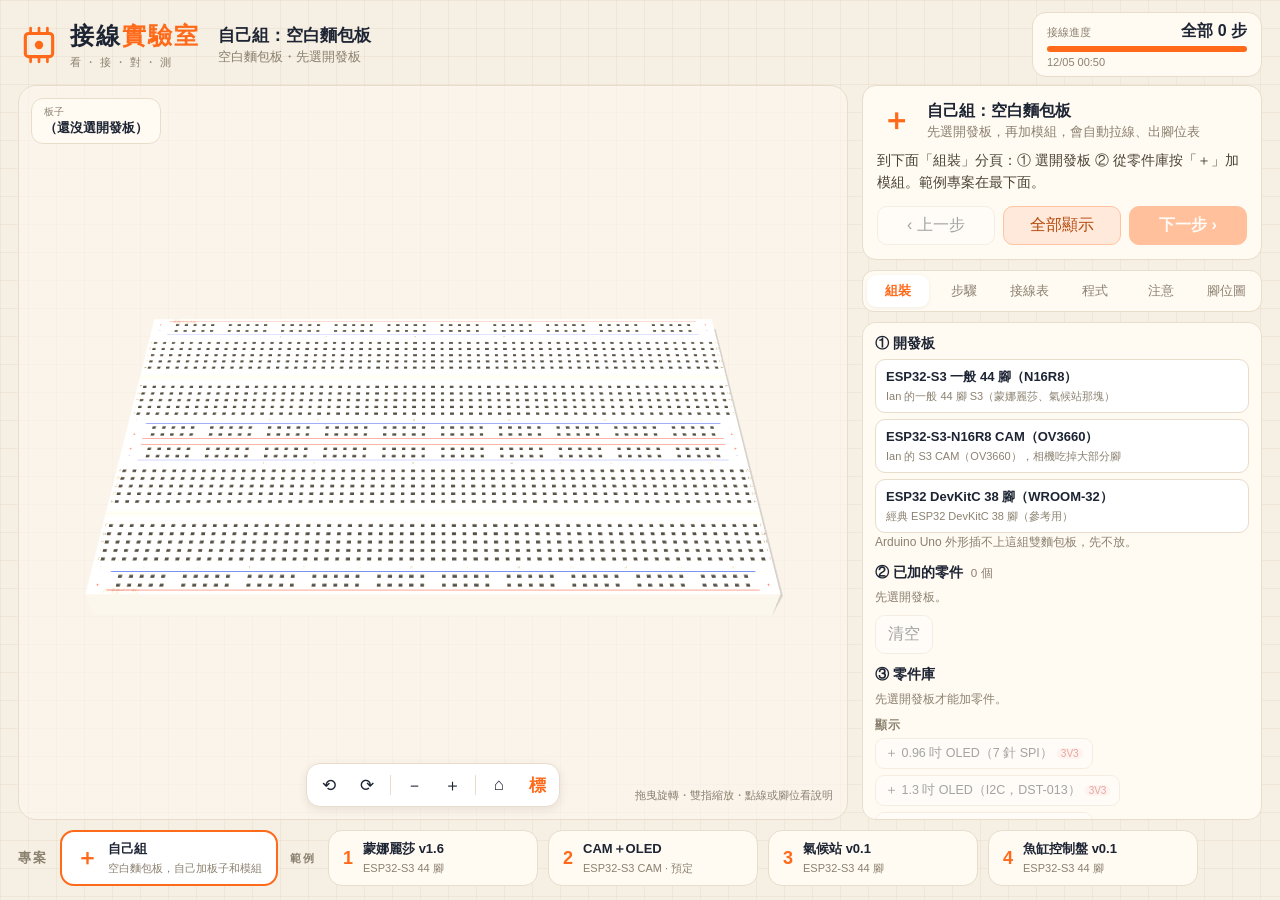
<file: index.html>
<!doctype html>
<html lang="zh-Hant-TW">
<head>
<meta charset="utf-8">
<meta name="viewport" content="width=device-width,initial-scale=1,viewport-fit=cover">
<meta name="theme-color" content="#f6efe3">
<title>接線實驗室</title>
<meta name="description" content="接線實驗室：選 ESP32 開發板、加模組，自動分配腳位、拉線、出腳位表（builder-v1）">
<link rel="icon" href="data:,">
<link rel="stylesheet" href="css/app.css">
</head>
<body>
<header class="top">
  <div class="logo"><svg viewBox="0 0 40 40" aria-hidden="true"><rect x="7" y="9" width="26" height="22" rx="3" fill="none" stroke="#ff6a1a" stroke-width="3"/><g stroke="#ff6a1a" stroke-width="2.6" stroke-linecap="round"><path d="M12 9V4M20 9V4M28 9V4M12 31v5M20 31v5M28 31v5"/></g><circle cx="20" cy="20" r="4" fill="#ff6a1a"/></svg>
    <div><h1>接線<span>實驗室</span></h1><small>看・接・對・測</small></div></div>
  <div class="ptitle"><b id="ptitle"></b><small id="psub"></small></div>
  <div class="prog"><div><small>接線進度</small><b id="count"></b></div><div id="progress"><i></i></div><small id="clock"></small></div>
</header>
<main class="layout">
  <section id="stage">
    <div id="view"></div>
    <svg id="leaders"></svg>
    <div id="callouts"></div>
    <div id="tip"></div>
    <div id="err"></div>
    <div class="boardtag"><small>板子</small><b id="boardname"></b></div>
    <div id="legend"></div>
    <div class="vctl">
      <button id="v-l" title="向左轉">⟲</button><button id="v-r" title="向右轉">⟳</button><i></i>
      <button id="v-out" title="縮小">－</button><button id="v-in" title="放大">＋</button><i></i>
      <button id="v-reset" title="重設視角">⌂</button><button id="v-lab" class="on" title="顯示／隱藏標籤">標</button>
    </div>
    <div class="hint3d">拖曳旋轉・雙指縮放・點線或腳位看說明</div>
  </section>
  <aside class="panel">
    <div class="stepbox">
      <div id="stepcard"></div>
      <div class="stepnav">
        <button id="prev">‹ 上一步</button>
        <button id="allbtn" class="ghost">全部顯示</button>
        <button id="next" class="pri">下一步 ›</button>
      </div>
    </div>
    <nav class="tabs">
      <button data-t="build" style="display:none">組裝</button><button data-t="steps" class="on">步驟</button><button data-t="table">接線表</button><button data-t="code">程式</button><button data-t="safety">注意</button><button data-t="pins">腳位圖</button>
    </nav>
    <div class="tab" id="tab-build"></div>
    <div class="tab on" id="tab-steps"><ol id="steplist"></ol></div>
    <div class="tab" id="tab-table"></div>
    <div class="tab" id="tab-code">
      <div class="codebar"><b>程式片段</b><span><button id="copybtn">複製</button><button id="simbtn" class="pri">▶ 模擬</button></span></div>
      <pre id="codepre"></pre>
      <div class="codebar"><b>序列埠（模擬）</b><small id="simname"></small></div>
      <pre id="serial"></pre>
    </div>
    <div class="tab" id="tab-safety"></div>
    <div class="tab" id="tab-pins"></div>
  </aside>
</main>
<footer class="pjbar"><small>專案</small><div id="projects"></div></footer>
<div class="mnav"><button id="mprev">‹</button><button id="mall" class="ghost">全部</button><b id="mcount"></b><button id="mnext" class="pri">下一步 ›</button></div>

<script src="js/lib/three.min.js"></script>
<script src="js/lib/OrbitControls.js"></script>
<script src="js/boards.js"></script>
<script src="assets/images.js"></script>
<script src="js/app.js"></script>
<!-- 首頁：自己組（空白麵包板＋零件庫＋自動配線） -->
<script src="js/builder.js"></script>
<!-- 專案設定：新增專案就在下面多加一行 -->
<script src="projects/monalisa.js"></script>
<script src="projects/cam-oled.js"></script>
<script src="projects/s3-climate.js"></script>
<script src="projects/aquarium-panel.js"></script>
</body>
</html>
</file>
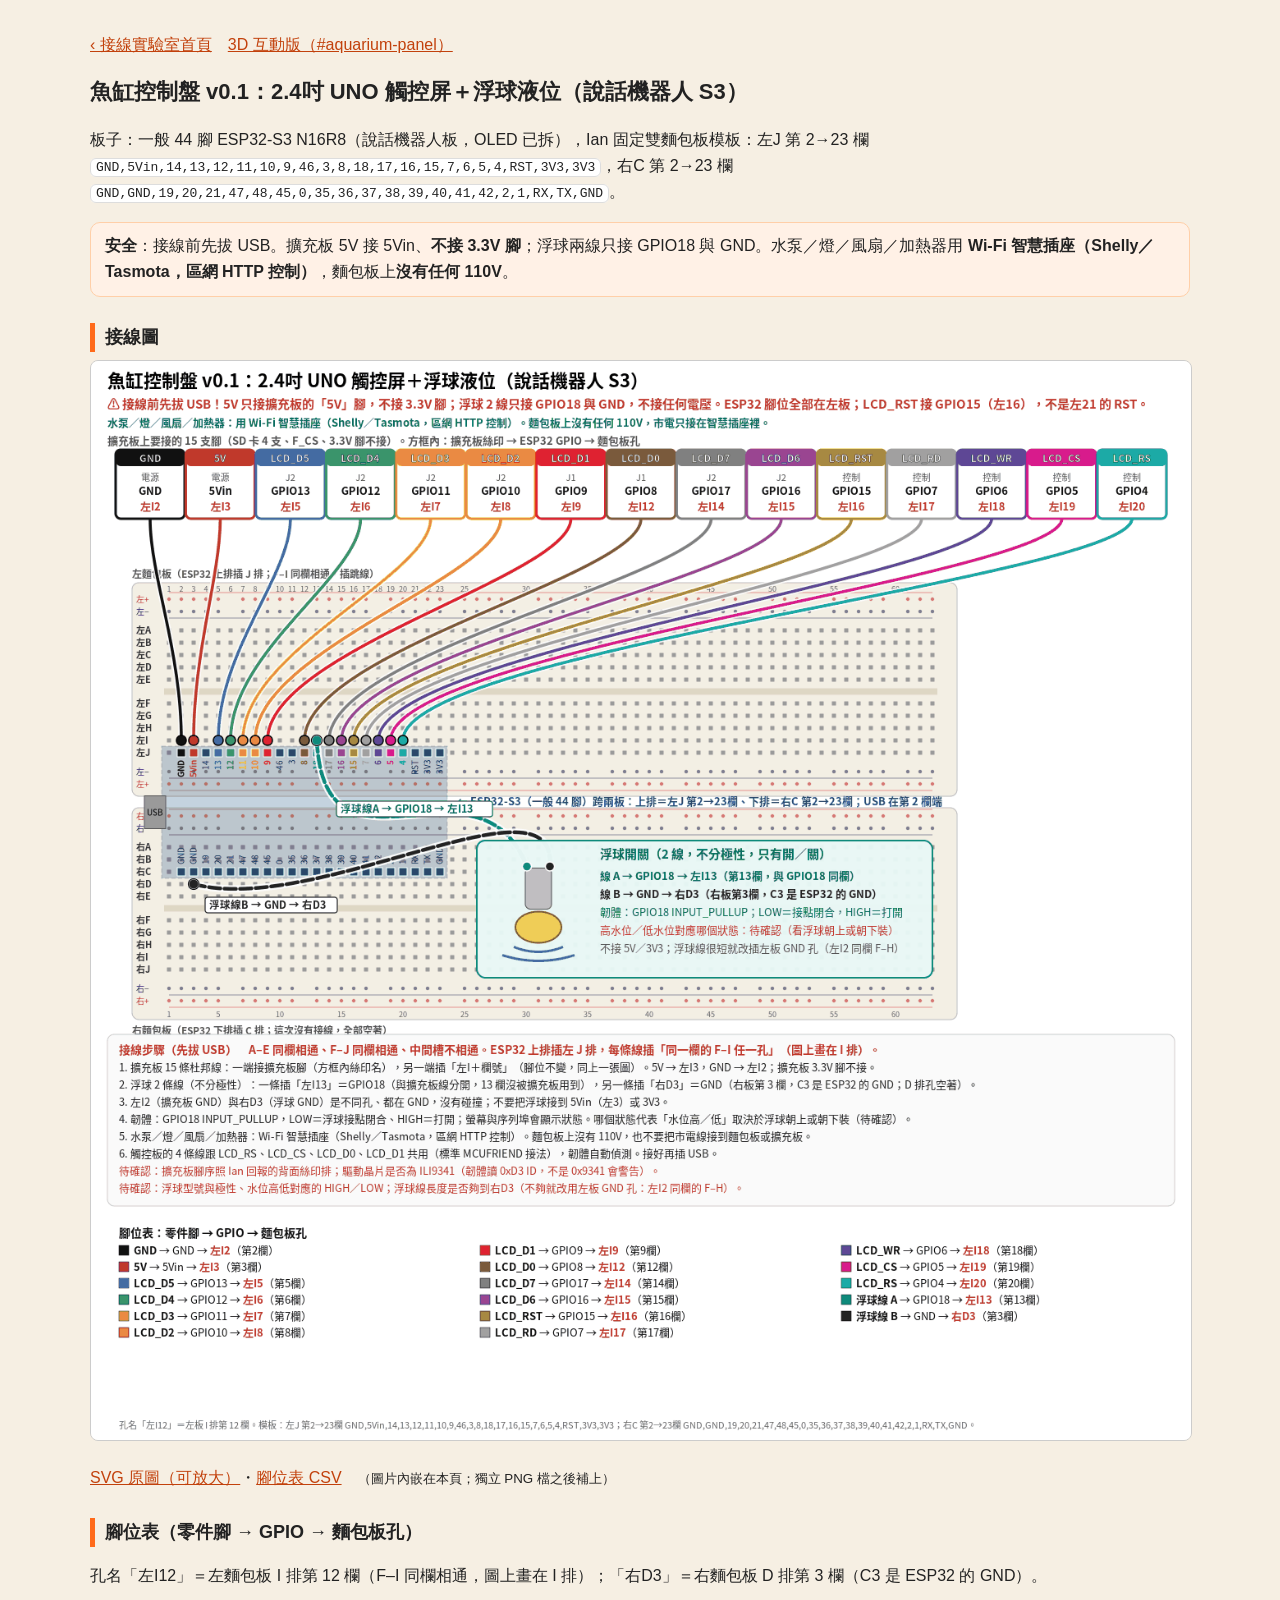
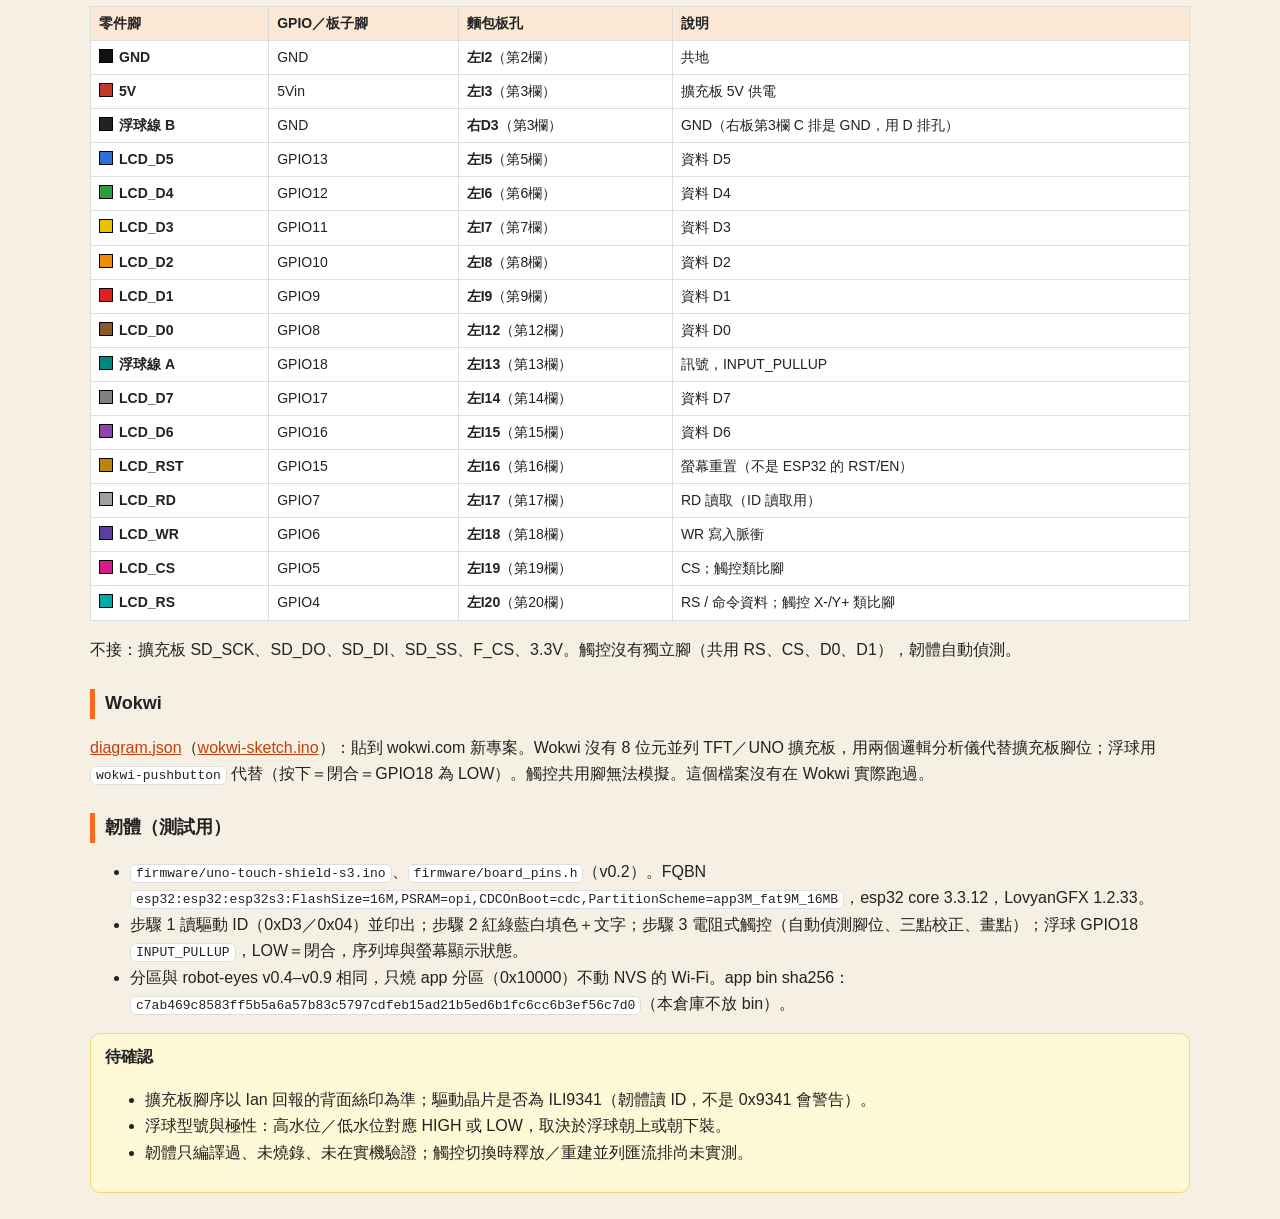
<file: examples/aquarium-panel/index.html>
<!doctype html>
<html lang="zh-Hant-TW"><head><meta charset="utf-8"><meta name="viewport" content="width=device-width,initial-scale=1">
<title>魚缸控制盤 v0.1：2.4吋 UNO 觸控屏＋浮球液位（說話機器人 S3）</title>
<style>
body{font-family:"Noto Sans TC","Microsoft JhengHei",sans-serif;margin:0;background:#f6efe3;color:#222;line-height:1.65}
main{max-width:1100px;margin:0 auto;padding:16px}
h1{font-size:22px;margin:8px 0} h2{font-size:18px;margin:26px 0 8px;border-left:5px solid #ff6a1a;padding-left:10px}
img.w{width:100%;height:auto;background:#fff;border:1px solid #ccc;border-radius:8px}
table{border-collapse:collapse;width:100%;background:#fff;font-size:14px} td,th{border:1px solid #ddd;padding:5px 8px;text-align:left} th{background:#fbe9d6}
td i{display:inline-block;width:12px;height:12px;margin-right:6px;border:1px solid #000;vertical-align:-1px}
.box{border-radius:10px;padding:10px 14px;margin:10px 0} .warn{background:#fff1e6;border:1px solid #ffcfa8} .tbd{background:#fff8d6;border:1px solid #f1d77a} .ok{background:#eaf7ee;border:1px solid #b6e2c3}
code,pre{background:#fff;border:1px solid #ddd;border-radius:6px;padding:1px 5px;font-size:13px} pre{padding:10px;overflow:auto}
a{color:#c2410c}
</style></head><body><main>
<p><a href="../../">‹ 接線實驗室首頁</a>　<a href="../../#aquarium-panel">3D 互動版（#aquarium-panel）</a></p>
<h1>魚缸控制盤 v0.1：2.4吋 UNO 觸控屏＋浮球液位（說話機器人 S3）</h1>
<p>板子：一般 44 腳 ESP32-S3 N16R8（說話機器人板，OLED 已拆），Ian 固定雙麵包板模板：左J 第 2→23 欄 <code>GND,5Vin,14,13,12,11,10,9,46,3,8,18,17,16,15,7,6,5,4,RST,3V3,3V3</code>，右C 第 2→23 欄 <code>GND,GND,19,20,21,47,48,45,0,35,36,37,38,39,40,41,42,2,1,RX,TX,GND</code>。</p>
<div class="box warn"><b>安全</b>：接線前先拔 USB。擴充板 5V 接 5Vin、<b>不接 3.3V 腳</b>；浮球兩線只接 GPIO18 與 GND。水泵／燈／風扇／加熱器用 <b>Wi‑Fi 智慧插座（Shelly／Tasmota，區網 HTTP 控制）</b>，麵包板上<b>沒有任何 110V</b>。</div>
<h2>接線圖</h2>
<img class="w" alt="魚缸控制盤 接線圖" src="[data-uri]">
<p><a href="wiring-aquarium-panel.svg">SVG 原圖（可放大）</a>・<a href="pins.csv">腳位表 CSV</a>　<small>（圖片內嵌在本頁；獨立 PNG 檔之後補上）</small></p>
<h2>腳位表（零件腳 → GPIO → 麵包板孔）</h2>
<p>孔名「左I12」＝左麵包板 I 排第 12 欄（F–I 同欄相通，圖上畫在 I 排）；「右D3」＝右麵包板 D 排第 3 欄（C3 是 ESP32 的 GND）。</p>
<table><thead><tr><th>零件腳</th><th>GPIO／板子腳</th><th>麵包板孔</th><th>說明</th></tr></thead><tbody>
<tr><td><i style="background:#111111"></i><b>GND</b></td><td>GND</td><td><b>左I2</b>（第2欄）</td><td>共地</td></tr>
<tr><td><i style="background:#c0392b"></i><b>5V</b></td><td>5Vin</td><td><b>左I3</b>（第3欄）</td><td>擴充板 5V 供電</td></tr>
<tr><td><i style="background:#222222"></i><b>浮球線 B</b></td><td>GND</td><td><b>右D3</b>（第3欄）</td><td>GND（右板第3欄 C 排是 GND，用 D 排孔）</td></tr>
<tr><td><i style="background:#2c6fd6"></i><b>LCD_D5</b></td><td>GPIO13</td><td><b>左I5</b>（第5欄）</td><td>資料 D5</td></tr>
<tr><td><i style="background:#2e9b3e"></i><b>LCD_D4</b></td><td>GPIO12</td><td><b>左I6</b>（第6欄）</td><td>資料 D4</td></tr>
<tr><td><i style="background:#e6c200"></i><b>LCD_D3</b></td><td>GPIO11</td><td><b>左I7</b>（第7欄）</td><td>資料 D3</td></tr>
<tr><td><i style="background:#f08a00"></i><b>LCD_D2</b></td><td>GPIO10</td><td><b>左I8</b>（第8欄）</td><td>資料 D2</td></tr>
<tr><td><i style="background:#e02020"></i><b>LCD_D1</b></td><td>GPIO9</td><td><b>左I9</b>（第9欄）</td><td>資料 D1</td></tr>
<tr><td><i style="background:#8b5a2b"></i><b>LCD_D0</b></td><td>GPIO8</td><td><b>左I12</b>（第12欄）</td><td>資料 D0</td></tr>
<tr><td><i style="background:#00897b"></i><b>浮球線 A</b></td><td>GPIO18</td><td><b>左I13</b>（第13欄）</td><td>訊號，INPUT_PULLUP</td></tr>
<tr><td><i style="background:#808080"></i><b>LCD_D7</b></td><td>GPIO17</td><td><b>左I14</b>（第14欄）</td><td>資料 D7</td></tr>
<tr><td><i style="background:#8e44ad"></i><b>LCD_D6</b></td><td>GPIO16</td><td><b>左I15</b>（第15欄）</td><td>資料 D6</td></tr>
<tr><td><i style="background:#b8860b"></i><b>LCD_RST</b></td><td>GPIO15</td><td><b>左I16</b>（第16欄）</td><td>螢幕重置（不是 ESP32 的 RST/EN）</td></tr>
<tr><td><i style="background:#a0a0a0"></i><b>LCD_RD</b></td><td>GPIO7</td><td><b>左I17</b>（第17欄）</td><td>RD 讀取（ID 讀取用）</td></tr>
<tr><td><i style="background:#5b3fa0"></i><b>LCD_WR</b></td><td>GPIO6</td><td><b>左I18</b>（第18欄）</td><td>WR 寫入脈衝</td></tr>
<tr><td><i style="background:#d81b8c"></i><b>LCD_CS</b></td><td>GPIO5</td><td><b>左I19</b>（第19欄）</td><td>CS；觸控類比腳</td></tr>
<tr><td><i style="background:#00a8a8"></i><b>LCD_RS</b></td><td>GPIO4</td><td><b>左I20</b>（第20欄）</td><td>RS / 命令資料；觸控 X-/Y+ 類比腳</td></tr>
</tbody></table>
<p>不接：擴充板 SD_SCK、SD_DO、SD_DI、SD_SS、F_CS、3.3V。觸控沒有獨立腳（共用 RS、CS、D0、D1），韌體自動偵測。</p>
<h2>Wokwi</h2>
<p><a href="diagram.json">diagram.json</a>（<a href="wokwi-sketch.ino">wokwi-sketch.ino</a>）：貼到 wokwi.com 新專案。Wokwi 沒有 8 位元並列 TFT／UNO 擴充板，用兩個邏輯分析儀代替擴充板腳位；浮球用 <code>wokwi-pushbutton</code> 代替（按下＝閉合＝GPIO18 為 LOW）。觸控共用腳無法模擬。這個檔案沒有在 Wokwi 實際跑過。</p>
<h2>韌體（測試用）</h2>
<ul>
<li><code>firmware/uno-touch-shield-s3.ino</code>、<code>firmware/board_pins.h</code>（v0.2）。FQBN <code>esp32:esp32:esp32s3:FlashSize=16M,PSRAM=opi,CDCOnBoot=cdc,PartitionScheme=app3M_fat9M_16MB</code>，esp32 core 3.3.12，LovyanGFX 1.2.33。</li>
<li>步驟 1 讀驅動 ID（0xD3／0x04）並印出；步驟 2 紅綠藍白填色＋文字；步驟 3 電阻式觸控（自動偵測腳位、三點校正、畫點）；浮球 GPIO18 <code>INPUT_PULLUP</code>，LOW＝閉合，序列埠與螢幕顯示狀態。</li>
<li>分區與 robot-eyes v0.4–v0.9 相同，只燒 app 分區（0x10000）不動 NVS 的 Wi‑Fi。app bin sha256：<code>c7ab469c8583ff5b5a6a57b83c5797cdfeb15ad21b5ed6b1fc6cc6b3ef56c7d0</code>（本倉庫不放 bin）。</li>
</ul>
<div class="box tbd"><b>待確認</b><ul>
<li>擴充板腳序以 Ian 回報的背面絲印為準；驅動晶片是否為 ILI9341（韌體讀 ID，不是 0x9341 會警告）。</li>
<li>浮球型號與極性：高水位／低水位對應 HIGH 或 LOW，取決於浮球朝上或朝下裝。</li>
<li>韌體只編譯過、未燒錄、未在實機驗證；觸控切換時釋放／重建並列匯流排尚未實測。</li>
</ul></div>
</main></body></html>
</file>
<file: css/app.css>
:root{--bg:#f6efe3;--card:#fffaf2;--line:#e8dccb;--ink:#1d2433;--mute:#8b8170;--acc:#ff6a1a;--r:14px;
  font-family:-apple-system,BlinkMacSystemFont,"PingFang TC","Noto Sans TC","Noto Sans CJK TC","Microsoft JhengHei",sans-serif}
*{box-sizing:border-box}
html,body{margin:0;height:100%;background:var(--bg);color:var(--ink)}
body{background-image:linear-gradient(rgba(150,120,80,.07) 1px,transparent 1px),linear-gradient(90deg,rgba(150,120,80,.07) 1px,transparent 1px);background-size:28px 28px;display:flex;flex-direction:column}
button{font:inherit;cursor:pointer;border:1px solid var(--line);background:#fff;color:var(--ink);border-radius:10px;padding:8px 12px}
button:disabled{opacity:.4;cursor:default}
button.pri{background:var(--acc);border-color:var(--acc);color:#fff;font-weight:700}
button.ghost.on{background:#ffe9db;border-color:#ffc49f;color:#b4480b}
.top{display:flex;align-items:center;gap:18px;padding:12px 18px 8px}
.logo{display:flex;gap:10px;align-items:center}.logo svg{width:42px;height:42px}
.logo h1{margin:0;font-size:24px;letter-spacing:2px}.logo h1 span{color:var(--acc)}.logo small{color:var(--mute);letter-spacing:4px;font-size:11px}
.ptitle{flex:1;min-width:0}.ptitle b{display:block;font-size:17px}.ptitle small{color:var(--mute);font-size:13px}
.prog{background:var(--card);border:1px solid var(--line);border-radius:var(--r);padding:8px 14px;min-width:230px;display:grid;gap:4px}
.prog>div:first-child{display:flex;justify-content:space-between;align-items:baseline}.prog small{color:var(--mute);font-size:11px}
#progress{height:6px;background:#efe5d6;border-radius:4px;overflow:hidden}#progress i{display:block;height:100%;background:var(--acc);transition:width .3s}
.layout{flex:1;display:grid;grid-template-columns:minmax(0,1fr) 400px;gap:14px;padding:0 18px;min-height:0}
#stage{position:relative;border:1px solid var(--line);border-radius:18px;background:rgba(255,250,242,.55);overflow:hidden;min-height:420px}
#view{position:absolute;inset:0}#view canvas{display:block;touch-action:none;cursor:grab}
#leaders,#callouts{position:absolute;inset:0;pointer-events:none;width:100%;height:100%}
.co{position:absolute;left:0;top:0;background:#fffdf8;border:1px solid var(--line);border-radius:12px;padding:8px 12px;box-shadow:0 4px 14px rgba(80,60,30,.12);max-width:220px;font-size:12px;color:#6b6252}
.co b{display:flex;align-items:center;gap:6px;color:var(--ink);font-size:13px;letter-spacing:.5px}.co b i{width:9px;height:9px;border-radius:50%;flex:none}
.co span{display:block;margin-top:2px}
.co.small,.co.compact{padding:4px 9px;border-radius:999px}.co.small span,.co.compact span{display:none}.co.small b,.co.compact b{font-size:12px}
.co.small span{display:inline;margin:0 0 0 4px}
#tip{position:absolute;display:none;background:#1d2433;color:#fff;border-radius:10px;padding:8px 11px;font-size:12px;max-width:280px;pointer-events:none;z-index:5;line-height:1.5}
#tip b{font-size:14px;color:#ffb47f}
#err{position:absolute;inset:auto 10px 60px 10px;display:none;background:#fee;border:1px solid #f99;padding:8px;border-radius:8px;color:#900}
.boardtag{position:absolute;left:12px;top:12px;background:var(--card);border:1px solid var(--line);border-radius:12px;padding:6px 12px;font-size:13px}.boardtag small{display:block;color:var(--mute);font-size:10px}
#legend{position:absolute;right:12px;top:12px;display:flex;gap:10px;flex-wrap:wrap;justify-content:flex-end;font-size:12px;background:var(--card);border:1px solid var(--line);border-radius:12px;padding:6px 10px;max-width:60%}
#legend span{display:flex;align-items:center;gap:5px}#legend i{width:18px;height:5px;border-radius:3px}
.vctl{position:absolute;left:50%;bottom:12px;transform:translateX(-50%);display:flex;gap:2px;align-items:center;background:#fff;border:1px solid var(--line);border-radius:14px;padding:4px;box-shadow:0 3px 10px rgba(80,60,30,.1)}
.vctl button{border:0;width:36px;height:34px;padding:0;font-size:17px;background:none}.vctl button.on{color:var(--acc);font-weight:700}.vctl i{width:1px;height:20px;background:var(--line);margin:0 3px}
.hint3d{position:absolute;right:14px;bottom:16px;color:var(--mute);font-size:11px}
.panel{display:flex;flex-direction:column;gap:10px;min-height:0}
.stepbox{background:var(--card);border:1px solid var(--line);border-radius:var(--r);padding:14px}
#stepcard .sh{display:flex;gap:12px;align-items:center}#stepcard .big{font-size:30px;font-weight:800;color:var(--acc);min-width:38px;text-align:center}
#stepcard .sh b{font-size:16px;display:block}#stepcard .sh small{color:var(--mute)}
#stepcard p{margin:8px 0;font-size:14px;line-height:1.6;color:#4b4436}
.conn{display:flex;flex-wrap:wrap;align-items:center;gap:6px;background:#fff;border:1px solid var(--line);border-radius:10px;padding:7px 10px;margin-top:6px;font-size:13.5px}
.conn .ar{color:var(--acc);font-weight:800}
.sw2{margin-top:8px;background:#fff1e6;border:1px solid #ffcfa8;color:#9a3b00;border-radius:10px;padding:7px 10px;font-size:13px}
.sw{display:inline-block;width:22px;height:7px;border-radius:4px;margin-right:6px;vertical-align:middle;border:1px solid rgba(0,0,0,.15)}
.stepnav{display:flex;gap:8px;margin-top:12px}.stepnav button{flex:1}
.tabs{display:flex;gap:4px;background:var(--card);border:1px solid var(--line);border-radius:12px;padding:4px}
.tabs button{flex:1;border:0;background:none;padding:7px 4px;font-size:13px;border-radius:9px;color:var(--mute)}.tabs button.on{background:#fff;color:var(--acc);font-weight:700;box-shadow:0 1px 4px rgba(0,0,0,.06)}
.tab{display:none;background:var(--card);border:1px solid var(--line);border-radius:var(--r);padding:12px;overflow:auto;min-height:0;flex:1}.tab.on{display:block}
#steplist{list-style:none;margin:0;padding:0}#steplist li{display:flex;align-items:center;gap:6px;padding:7px 8px;border-radius:9px;cursor:pointer;font-size:13.5px}
#steplist li:hover{background:#fff}#steplist li.on{background:#ffe9db}
.sn{width:22px;height:22px;border-radius:50%;background:#efe5d6;display:inline-flex;align-items:center;justify-content:center;font-size:11px;font-weight:700;flex:none}
li.on .sn{background:var(--acc);color:#fff}.st{flex:1}
.bd{font-style:normal;font-size:11px;border-radius:6px;padding:1px 6px;margin-left:4px;white-space:nowrap}.bd.pl{background:#fff1e6;color:#c2410c;border:1px solid #ffcfa8}.bd.tb{background:#fff8d6;color:#8a6500;border:1px solid #f1d77a}.bd.bad{background:#fee;color:#b00;border:1px solid #f99}
.hint{color:var(--mute);font-size:12px;line-height:1.6;margin:0 0 8px}
.tw{overflow-x:auto}table{border-collapse:collapse;width:100%;font-size:12.5px;min-width:520px}th{text-align:left;color:var(--mute);font-weight:600;border-bottom:1px solid var(--line);padding:6px 5px;white-space:nowrap}
td{border-bottom:1px solid #f0e6d6;padding:6px 5px;vertical-align:top}td small{display:block;color:var(--mute)}tr[data-w]{cursor:pointer}tr[data-w]:hover{background:#fff}
.box{border-radius:12px;padding:10px 12px;margin-bottom:10px;font-size:13px;line-height:1.6}.box ul{margin:4px 0 0;padding-left:18px}
.box.warnb{background:#fff1e6;border:1px solid #ffcfa8}.box.tbd{background:#fff8d6;border:1px solid #f1d77a}.box.ok{background:#eaf7ee;border:1px solid #b6e2c3}.box.bad{background:#fee;border:1px solid #f99}
.codebar{display:flex;justify-content:space-between;align-items:center;margin-bottom:6px;gap:8px}.codebar button{padding:5px 10px;font-size:12px;margin-left:4px}
pre{margin:0 0 12px;background:#fff;border:1px solid var(--line);border-radius:10px;padding:10px;font:12px/1.55 ui-monospace,SFMono-Regular,Menlo,Consolas,monospace;overflow:auto;white-space:pre}
#codepre .ln{display:inline-block;width:2.2em;color:#c5b9a6;user-select:none}#codepre .c{color:#9a8f7c;font-style:italic}#codepre .k{color:#c2410c}#codepre .s{color:#2f7d4a}
#serial{background:#1d2433;color:#a6f0b9;min-height:90px;max-height:180px}
.pinrow{display:flex;flex-wrap:wrap;gap:3px;align-items:center;margin:6px 0}.pinrow small{width:34px;color:var(--mute)}
.pc{font:11px ui-monospace,Menlo,monospace;border:1px solid var(--line);background:#fff;border-radius:6px;padding:3px 4px;min-width:30px;text-align:center}
.pc.g{background:#eee}.pc.v{background:#fde8e8}.pc.cam{background:repeating-linear-gradient(45deg,#eee 0 4px,#fff 4px 8px);color:#999}.pc.cam::after{content:'📷';font-size:9px}
.pc.used{background:var(--c);color:#fff;border-color:var(--c);font-weight:700}
.pjbar{display:flex;align-items:center;gap:12px;padding:10px 18px 14px}.pjbar>small{color:var(--mute);letter-spacing:2px;font-weight:700}
#projects{display:flex;gap:10px;overflow-x:auto}
.pj{display:flex;align-items:center;gap:10px;text-align:left;border-radius:14px;padding:8px 14px;min-width:210px;background:var(--card)}
.pj.on{border:2px solid var(--acc);background:#fff}.pj .n{font-weight:800;color:var(--acc);font-size:18px}.pj b{display:block;font-size:13px}.pj small{color:var(--mute);font-size:11px}
.mnav{display:none}
@media (min-width:900px){body{height:100vh;overflow:hidden}.layout{min-height:0}}
@media (max-width:899px){
  body{display:block;padding-bottom:70px}
  .top{flex-wrap:wrap;gap:8px 12px;padding:10px 12px 6px}.logo h1{font-size:20px}.logo svg{width:34px;height:34px}
  .ptitle{order:3;flex-basis:100%}.prog{min-width:0;flex:1}
  .layout{display:block;padding:0 10px}
  #stage{height:56vh;min-height:330px;margin-bottom:10px}
  .boardtag{font-size:11px;padding:4px 8px}#legend{top:auto;bottom:58px;right:8px;left:8px;max-width:none;justify-content:center;font-size:11px;padding:4px 8px}
  .hint3d{display:none}
  .stepnav{display:none}
  .tab{max-height:none;overflow:visible}
  .pjbar{padding:10px 10px 16px;flex-direction:column;align-items:stretch}
  .mnav{position:fixed;left:0;right:0;bottom:0;display:flex;gap:8px;align-items:center;padding:10px 12px calc(10px + env(safe-area-inset-bottom));background:rgba(255,250,242,.96);border-top:1px solid var(--line);z-index:20;backdrop-filter:blur(8px)}
  .mnav b{flex:1;text-align:center;font-size:15px}.mnav button{min-width:54px;padding:10px 12px}.mnav .pri{min-width:110px}
  table{min-width:560px}
}
td:first-child,td:nth-child(2),td:nth-child(3){white-space:nowrap}
@media (min-width:900px){#codepre{max-height:30vh}}

/* ---------- 自己組（builder-v1） ---------- */
.pjsep{align-self:center;color:var(--mute);font-size:11px;letter-spacing:2px;font-weight:700;padding:0 2px;white-space:nowrap}
.pj.bld .n{font-size:22px}
.bsec{margin-bottom:12px}.bsec h3{margin:0 0 6px;font-size:14px}.bsec h3 small{color:var(--mute);font-weight:400;margin-left:4px}
.blist{display:grid;gap:6px}
.bopt{text-align:left;padding:8px 10px;border-radius:10px}.bopt b{display:block;font-size:13px}.bopt small{color:var(--mute);font-size:11px}
.bopt.on{border:2px solid var(--acc);background:#fff6ef}
.pcat h4{margin:8px 0 4px;font-size:12px;color:var(--mute);letter-spacing:1px}
.plist{display:flex;flex-wrap:wrap;gap:6px}
.padd{display:flex;align-items:center;gap:4px;padding:6px 9px;font-size:12.5px;border-radius:9px;text-align:left}
.padd em{font-style:normal;font-size:10px;border-radius:5px;padding:0 4px}
.padd em.v{background:#fdeaea;color:#c62828}.padd em.v5{background:#fff0e0;color:#e65100}.padd em.cnt{background:var(--acc);color:#fff}
.plist2{list-style:none;margin:0;padding:0;display:grid;gap:5px}
.plist2 li{display:flex;align-items:center;gap:8px;background:#fff;border:1px solid var(--line);border-radius:10px;padding:6px 8px}
.plist2 li span{flex:1;min-width:0}.plist2 li b{font-size:13px;margin-right:6px}.plist2 li small{color:var(--mute);font-size:11.5px}
.prm{padding:3px 9px;border-radius:8px;color:#b00}
.bt-act{display:flex;gap:6px;margin-top:8px}
.rules{margin:6px 0 0;padding-left:18px;font-size:12.5px;line-height:1.7}
details.bsec summary{cursor:pointer;font-weight:700;font-size:14px}
table.bt{min-width:480px}
@media (max-width:899px){.padd{font-size:13px;padding:8px 10px}.tabs button{font-size:12.5px;padding:7px 2px}}
</file>
